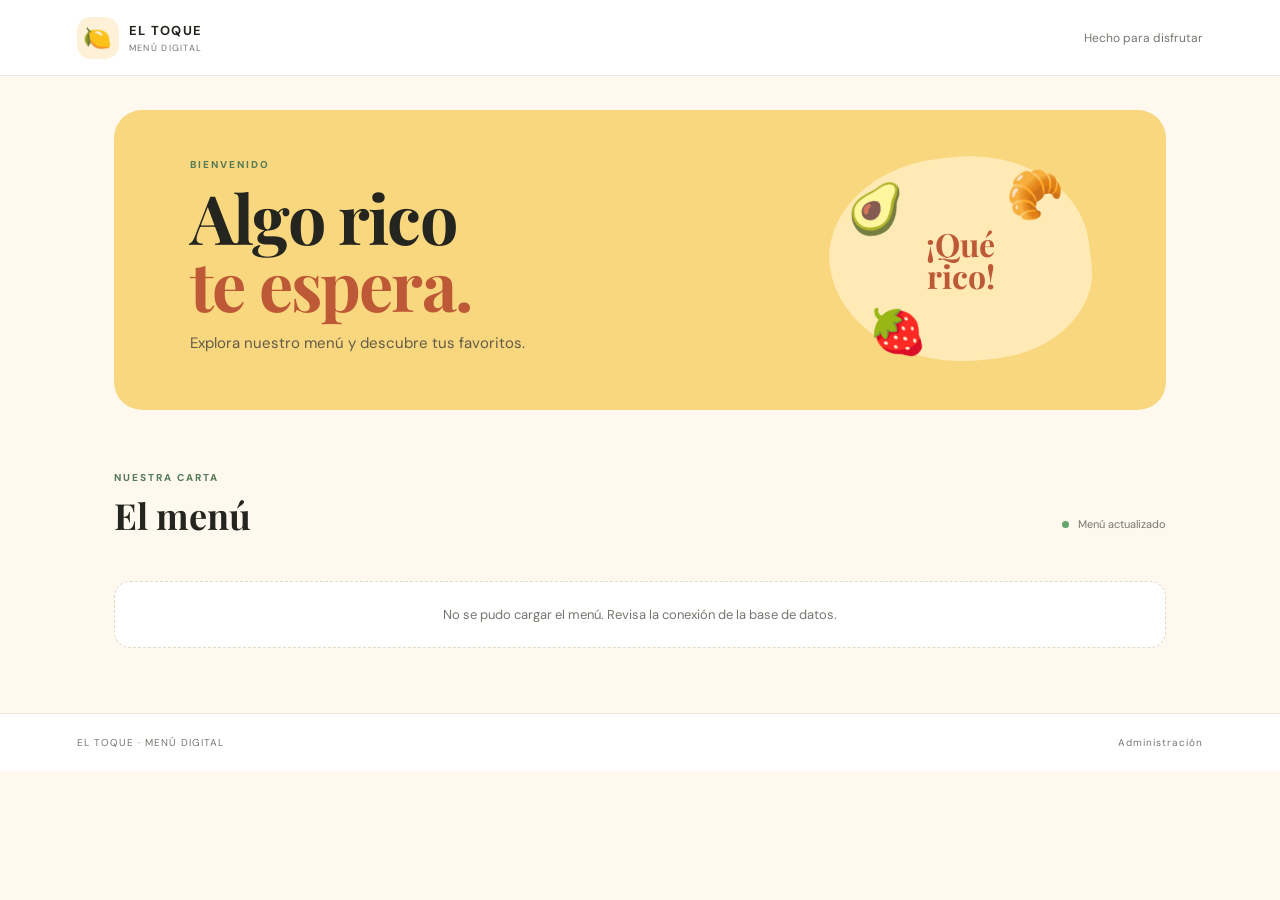
<file: index.html>
<!doctype html>
<html lang="es">
<head>
  <meta charset="utf-8">
  <meta name="viewport" content="width=device-width, initial-scale=1">
  <meta name="theme-color" content="#fff8ef">
  <meta name="description" content="Consulta nuestro menú digital.">
  <title>Menú digital</title>
  <link rel="preconnect" href="https://fonts.googleapis.com">
  <link rel="preconnect" href="https://fonts.gstatic.com" crossorigin>
  <link href="https://fonts.googleapis.com/css2?family=DM+Sans:wght@400;500;600;700;800&family=Playfair+Display:wght@700;800&display=swap" rel="stylesheet">
  <link rel="stylesheet" href="assets/styles.css">
</head>
<body>
  <header class="site-header">
    <a class="brand" href="./"><span class="brand-mark">🍋</span><span><strong>EL TOQUE</strong><small>MENÚ DIGITAL</small></span></a>
    <span class="header-note">Hecho para disfrutar</span>
  </header>
  <main>
    <section class="hero">
      <div class="hero-copy"><span class="eyebrow">BIENVENIDO</span><h1>Algo rico<br><em>te espera.</em></h1><p>Explora nuestro menú y descubre tus favoritos.</p></div>
      <div class="hero-art" aria-hidden="true"><span>🥑</span><span>🍓</span><span>🥐</span><b>¡Qué<br>rico!</b></div>
    </section>
    <section class="menu-section">
      <div class="section-heading"><div><span class="eyebrow">NUESTRA CARTA</span><h2>El menú</h2></div><span class="live-label"><i></i> Menú actualizado</span></div>
      <div id="categories" class="category-list" aria-label="Categorías"></div>
      <div id="menu-status" class="status-card">Cargando el menú…</div>
      <div id="products" class="product-grid"></div>
    </section>
  </main>
  <footer><span>EL TOQUE · MENÚ DIGITAL</span><a href="admin/">Administración</a></footer>
  <script type="module" src="assets/app.js"></script>
</body>
</html>
</file>
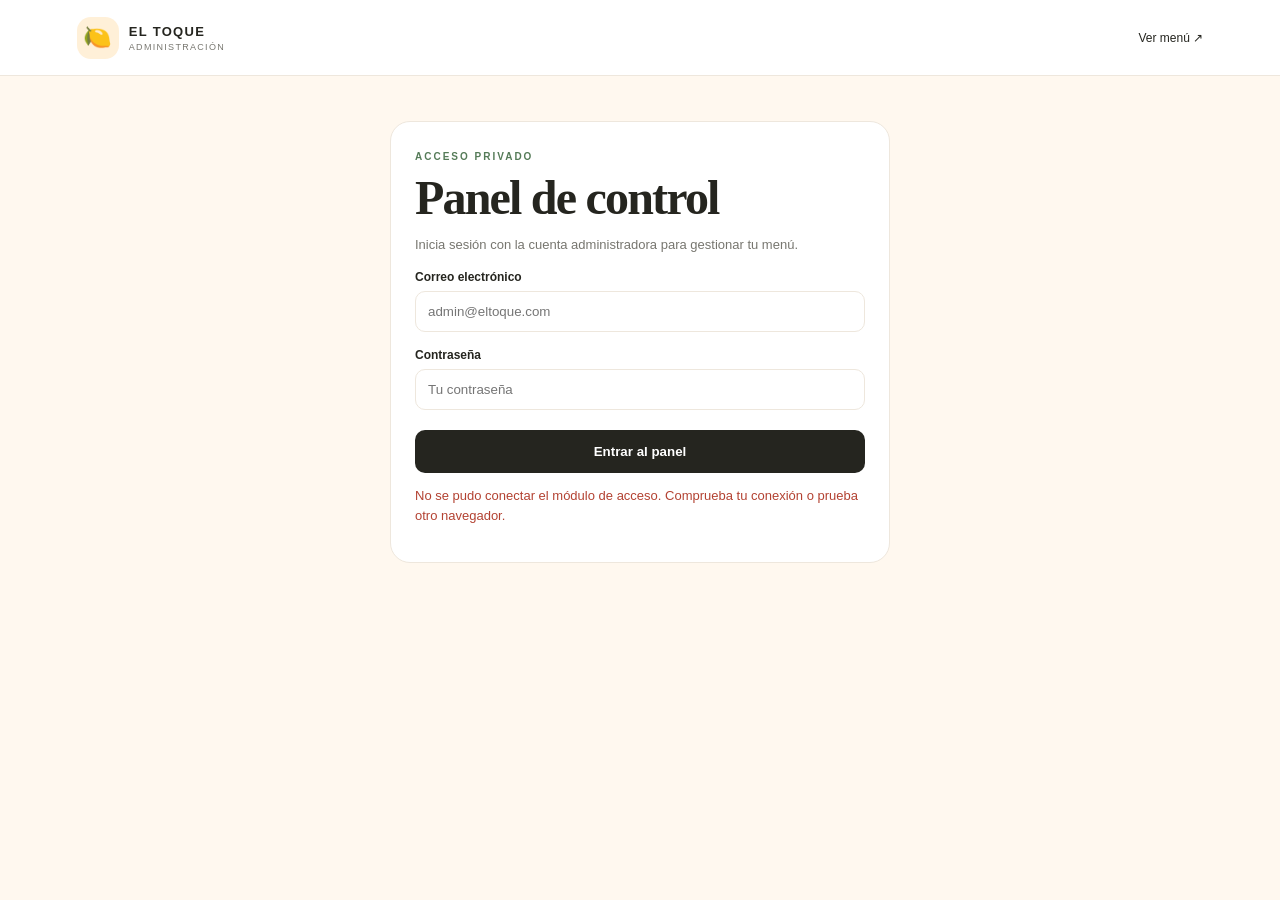
<file: admin/index.html>
<!doctype html>
<html lang="es">
<head>
<meta charset="utf-8"><meta name="viewport" content="width=device-width,initial-scale=1">
<meta name="robots" content="noindex,nofollow">
<title>Administración · Menú digital</title>
<link rel="stylesheet" href="../assets/styles.css">
<link rel="stylesheet" href="../assets/admin.css">
</head>
<body>
<header class="site-header">
<a class="brand" href="../"><span class="brand-mark">🍋</span><span><strong>EL TOQUE</strong><small>ADMINISTRACIÓN</small></span></a>
<a href="../" class="back-link">Ver menú ↗</a>
</header>
<main class="admin-wrap">
<section id="login-panel" class="admin-panel">
<span class="eyebrow">ACCESO PRIVADO</span><h1>Panel de control</h1>
<p>Inicia sesión con la cuenta administradora para gestionar tu menú.</p>
<form id="login-form" novalidate onsubmit="event.preventDefault();const m=document.getElementById('login-message');m.textContent='Comprobando el acceso…';setTimeout(()=>{if(!this.dataset.handlerReady){m.textContent='El módulo de acceso no respondió. Recarga la página e inténtalo de nuevo.';m.classList.add('error')}},2500)">
<label class="admin-label" for="email">Correo electrónico</label>
<input class="admin-input" id="email" name="email" type="email" autocomplete="username" required placeholder="admin@eltoque.com">
<label class="admin-label" for="password">Contraseña</label>
<input class="admin-input" id="password" name="password" type="password" autocomplete="current-password" required placeholder="Tu contraseña">
<button class="admin-button" type="submit">Entrar al panel</button>
</form><p id="login-message" class="message" role="status"></p>
</section>
<section id="dashboard" hidden>
<div class="dashboard-head"><div><span class="eyebrow">GESTIÓN DEL MENÚ</span><h1>Tu menú, bajo control</h1><p id="admin-email" class="muted"></p></div><button id="logout-button" class="secondary-button">Cerrar sesión</button></div>
<div id="dashboard-message" class="message" role="status"></div>
<div class="admin-columns">
<section class="admin-card">
<h2>Categorías</h2>
<form id="category-form" class="inline-form"><input id="category-name" class="admin-input" required maxlength="80" placeholder="Ej. Bebidas"><button class="primary-button" type="submit">Añadir</button></form>
<div id="category-list" class="manage-list"></div>
</section>
<section class="admin-card product-editor">
<h2 id="product-form-title">Añadir producto</h2>
<form id="product-form">
<input id="product-id" type="hidden">
<label class="admin-label" for="product-name">Nombre</label><input id="product-name" class="admin-input" required maxlength="120">
<label class="admin-label" for="product-description">Descripción</label><textarea id="product-description" class="admin-input" rows="3" maxlength="500"></textarea>
<div class="field-row"><div><label class="admin-label" for="product-price">Precio</label><input id="product-price" class="admin-input" type="number" min="0" step="0.01" required></div><div><label class="admin-label" for="product-currency">Moneda</label><input id="product-currency" class="admin-input" maxlength="8" placeholder="CUP"></div></div>
<label class="admin-label" for="product-category">Categoría</label><select id="product-category" class="admin-input"><option value="">Sin categoría</option></select>
<label class="admin-label" for="product-photo-file">Fotografía del producto</label><input id="product-photo-file" class="admin-input" type="file" accept="image/*"><p class="muted">Elige una foto de tu galería. Admite JPG, PNG, WEBP y HEIC (máximo 5 MB).</p><img id="product-photo-preview" class="photo-preview" alt="Vista previa de la fotografía" hidden>
<label class="admin-label" for="product-status">Disponibilidad</label><select id="product-status" class="admin-input"><option value="available">Disponible</option><option value="sold_out">Agotado</option><option value="hidden">Oculto</option></select>
<div class="field-row"><button class="primary-button" type="submit">Guardar producto</button><button id="cancel-edit" class="secondary-button" type="button">Limpiar</button></div>
</form>
</section>
</div>
<section class="admin-card products-manager"><div class="section-heading"><h2>Productos</h2><span id="product-count" class="muted"></span></div><div id="product-list" class="manage-list"></div></section>
</section>
</main>

<script>
(function(){
 const form=document.getElementById("login-form"),msg=document.getElementById("login-message");
 form.addEventListener("submit",function(){
  if(form.dataset.handlerReady==="true")return;
  msg.textContent="Conectando con el sistema de acceso…";
  setTimeout(function(){
   if(form.dataset.handlerReady!=="true"){
    msg.textContent="No se pudo iniciar el módulo de acceso. Comprueba la conexión e inténtalo de nuevo.";
    msg.classList.add("error");
   }
  },10000);
 });
})();
</script>
<script type="module">
(async function(){
 const msg=document.getElementById("login-message");
 try{
  const {createClient}=await import("https://esm.sh/@supabase/supabase-js@2");
  window.supabase={createClient};
  const script=document.createElement("script");
  script.src="../assets/admin.js?v=20261102-supabase-loader-1";
  script.onerror=()=>{msg.textContent="No se pudo cargar el panel administrativo. Recarga la página.";msg.classList.add("error")};
  document.body.appendChild(script);
 }catch(error){
  console.error("No se pudo iniciar Supabase:",error);
  msg.textContent="No se pudo conectar el módulo de acceso. Comprueba tu conexión o prueba otro navegador.";
  msg.classList.add("error");
 }
})();
</script>
</body></html>
</file>
<file: assets/styles.css>
:root{--ink:#25251f;--muted:#77766f;--cream:#fff8ef;--paper:#fff;--orange:#f07845;--yellow:#f6c85f;--green:#557b58;--line:#eee7dd}
*{box-sizing:border-box}body{margin:0;background:var(--cream);color:var(--ink);font-family:"DM Sans",sans-serif}a{color:inherit}.site-header{height:76px;padding:0 clamp(20px,6vw,84px);display:flex;align-items:center;justify-content:space-between;background:#fff;border-bottom:1px solid var(--line)}.brand{display:flex;align-items:center;gap:10px;text-decoration:none}.brand-mark{width:42px;height:42px;display:grid;place-items:center;background:#fff0d8;border-radius:14px;font-size:23px}.brand strong,.brand small{display:block;letter-spacing:1.3px}.brand strong{font-size:13px}.brand small{font-size:9px;color:var(--muted);margin-top:3px}.header-note{font-size:12px;color:var(--muted)}
main{max-width:1100px;margin:auto;padding:0 24px}.hero{margin:34px 0 55px;min-height:290px;border-radius:28px;background:#f9d77e;display:flex;align-items:center;justify-content:space-between;padding:42px clamp(28px,7vw,76px);overflow:hidden;position:relative}.eyebrow{font-size:10px;font-weight:800;letter-spacing:2px;color:var(--green)}h1,h2{font-family:"Playfair Display",serif;margin:10px 0}h1{font-size:clamp(42px,7vw,68px);line-height:.99;letter-spacing:-1.8px}h1 em{color:#bd5936;font-style:normal}.hero-copy p{color:#625b48;font-size:15px}.hero-art{width:260px;height:205px;position:relative;display:grid;place-items:center;background:#ffe9b4;border-radius:48% 52% 42% 58%;transform:rotate(-7deg)}.hero-art span{position:absolute;font-size:47px}.hero-art span:nth-child(1){top:12px;left:24px}.hero-art span:nth-child(2){bottom:8px;left:30px}.hero-art span:nth-child(3){top:16px;right:18px}.hero-art b{font-family:"Playfair Display",serif;font-size:32px;line-height:1;color:#bd5936;text-align:center;transform:rotate(7deg)}
.menu-section{padding-bottom:65px}.section-heading{display:flex;align-items:end;justify-content:space-between;margin-bottom:20px}.section-heading h2{font-size:36px;margin:5px 0 0}.live-label{font-size:11px;color:var(--muted);padding-bottom:8px}.live-label i{display:inline-block;width:7px;height:7px;border-radius:50%;background:#65a56b;margin-right:6px}.category-list{display:flex;gap:9px;overflow:auto;padding:4px 0 18px}.category-chip{border:1px solid var(--line);background:#fff;border-radius:99px;padding:10px 17px;font:600 12px "DM Sans";white-space:nowrap;cursor:pointer}.category-chip.active{background:var(--ink);color:#fff;border-color:var(--ink)}.product-grid{display:grid;grid-template-columns:repeat(3,minmax(0,1fr));gap:18px}.product-card{background:#fff;border:1px solid var(--line);border-radius:19px;overflow:hidden}.product-photo{height:175px;background:#f3eadc;display:grid;place-items:center;font-size:48px;overflow:hidden}.product-photo{position:relative;background:#050505}.product-photo img{width:100%;height:100%;object-fit:cover}.product-photo .product-placeholder{position:absolute;inset:0;z-index:0;opacity:1;transition:opacity .55s ease}.product-photo .product-image{position:absolute;inset:0;z-index:1;opacity:0;transition:opacity .65s ease}.product-photo .product-image:not(.is-loading){opacity:1}.product-photo.has-image .product-placeholder{opacity:0}.product-info{padding:16px}.product-info h3{font-size:16px;margin:0 0 7px}.product-info p{font-size:12px;line-height:1.5;color:var(--muted);margin:0;min-height:36px}.product-bottom{display:flex;justify-content:space-between;align-items:center;margin-top:15px}.price{font-weight:800;color:#bd5936}.unavailable{font-size:10px;color:#a04b37;background:#fff0eb;border-radius:20px;padding:6px 9px}.status-card{background:#fff;border:1px dashed #e4d8c8;border-radius:16px;padding:24px;text-align:center;color:var(--muted);font-size:13px}.status-card:empty{display:none}footer{border-top:1px solid var(--line);background:#fff;padding:22px clamp(20px,6vw,84px);display:flex;justify-content:space-between;font-size:10px;letter-spacing:1px;color:var(--muted)}footer a{text-decoration:none}
@media(max-width:700px){.header-note{display:none}main{padding:0 16px}.hero{margin:18px 0 38px;min-height:250px;padding:30px 24px}.hero-art{width:135px;height:145px;flex-shrink:0}.hero-art span{font-size:30px}.hero-art b{font-size:22px}.hero-copy p{font-size:13px;max-width:190px}.product-grid{grid-template-columns:repeat(2,minmax(0,1fr));gap:11px}.product-photo{height:135px}.product-info{padding:12px}.product-info h3{font-size:14px}.product-info p{font-size:11px}.section-heading h2{font-size:31px}}
@media(max-width:390px){.hero-art{width:105px;height:120px}.product-grid{grid-template-columns:1fr}.product-card{display:grid;grid-template-columns:115px 1fr}.product-photo{height:100%;min-height:150px}.product-info p{min-height:0}}
</file>
<file: assets/admin.css>
.admin-wrap{max-width:1180px;margin:42px auto 80px;padding:0 20px}.admin-panel,.admin-card{background:#fff;border:1px solid var(--line);border-radius:20px;padding:24px}.admin-panel{max-width:500px;margin:45px auto}.admin-panel h1,.dashboard-head h1{font-size:clamp(32px,5vw,48px)}.admin-panel p,.muted{color:var(--muted);font-size:13px;line-height:1.5}.admin-label{display:block;font-size:12px;font-weight:700;margin:16px 0 7px}.admin-input{display:block;width:100%;padding:12px;border:1px solid var(--line);border-radius:10px;background:#fff;color:var(--ink);font:14px inherit}.admin-button,.primary-button,.secondary-button,.small-button{border:0;border-radius:10px;padding:11px 15px;font-weight:700;cursor:pointer}.admin-button,.primary-button{background:var(--ink);color:white}.admin-button{width:100%;margin-top:20px;padding:14px}.secondary-button,.small-button{background:#f5f0e8;color:var(--ink)}.small-button{font-size:11px;padding:8px 10px}.small-button.danger{color:#a34332;background:#fff0eb}.message{min-height:20px;font-size:12px;color:var(--green)}.message.error{color:#b34232}.dashboard-head{display:flex;align-items:center;justify-content:space-between;gap:16px;margin-bottom:24px}.dashboard-head p{margin-top:0}.admin-columns{display:grid;grid-template-columns:minmax(250px,.8fr) minmax(320px,1.2fr);gap:18px}.admin-card h2{font:700 22px "Playfair Display",serif;margin:0 0 18px}.inline-form,.field-row{display:flex;gap:9px;align-items:end}.inline-form .admin-input{flex:1}.inline-form button{white-space:nowrap}.field-row>*{flex:1;min-width:0}.manage-list{display:grid;gap:9px;margin-top:16px}.manage-row{display:flex;align-items:center;justify-content:space-between;gap:12px;padding:12px 0;border-bottom:1px solid var(--line)}.manage-row:last-child{border-bottom:0}.manage-row strong,.manage-row small{display:block}.manage-row strong{font-size:13px}.manage-row small{font-size:11px;color:var(--muted);margin-top:4px}.row-actions{display:flex;gap:6px;flex-shrink:0}.products-manager{margin-top:18px}.product-summary{display:flex;align-items:center;gap:12px;min-width:0}.product-summary img,.mini-photo{width:52px;height:52px;object-fit:cover;border-radius:10px;background:#f5eddf}.mini-photo{display:grid;place-items:center;font-size:24px;flex-shrink:0}.product-summary b{display:block;color:#bd5936;font-size:12px;margin-top:5px}.product-row{flex-wrap:wrap}.section-heading{margin-bottom:8px}.back-link{text-decoration:none;font-size:12px}@media(max-width:760px){.admin-wrap{margin:20px auto 50px;padding:0 14px}.admin-columns{grid-template-columns:1fr}.dashboard-head{align-items:flex-start}.admin-panel,.admin-card{padding:18px}.manage-row{align-items:flex-start}.row-actions{flex-wrap:wrap;justify-content:flex-end}}.photo-preview{display:block;width:100%;max-width:220px;max-height:180px;object-fit:cover;border-radius:12px;margin-top:10px;border:1px solid var(--line)}input[type=file].admin-input{padding:10px;font-size:12px}
.photo-preview[hidden]{display:none!important}
</file>
